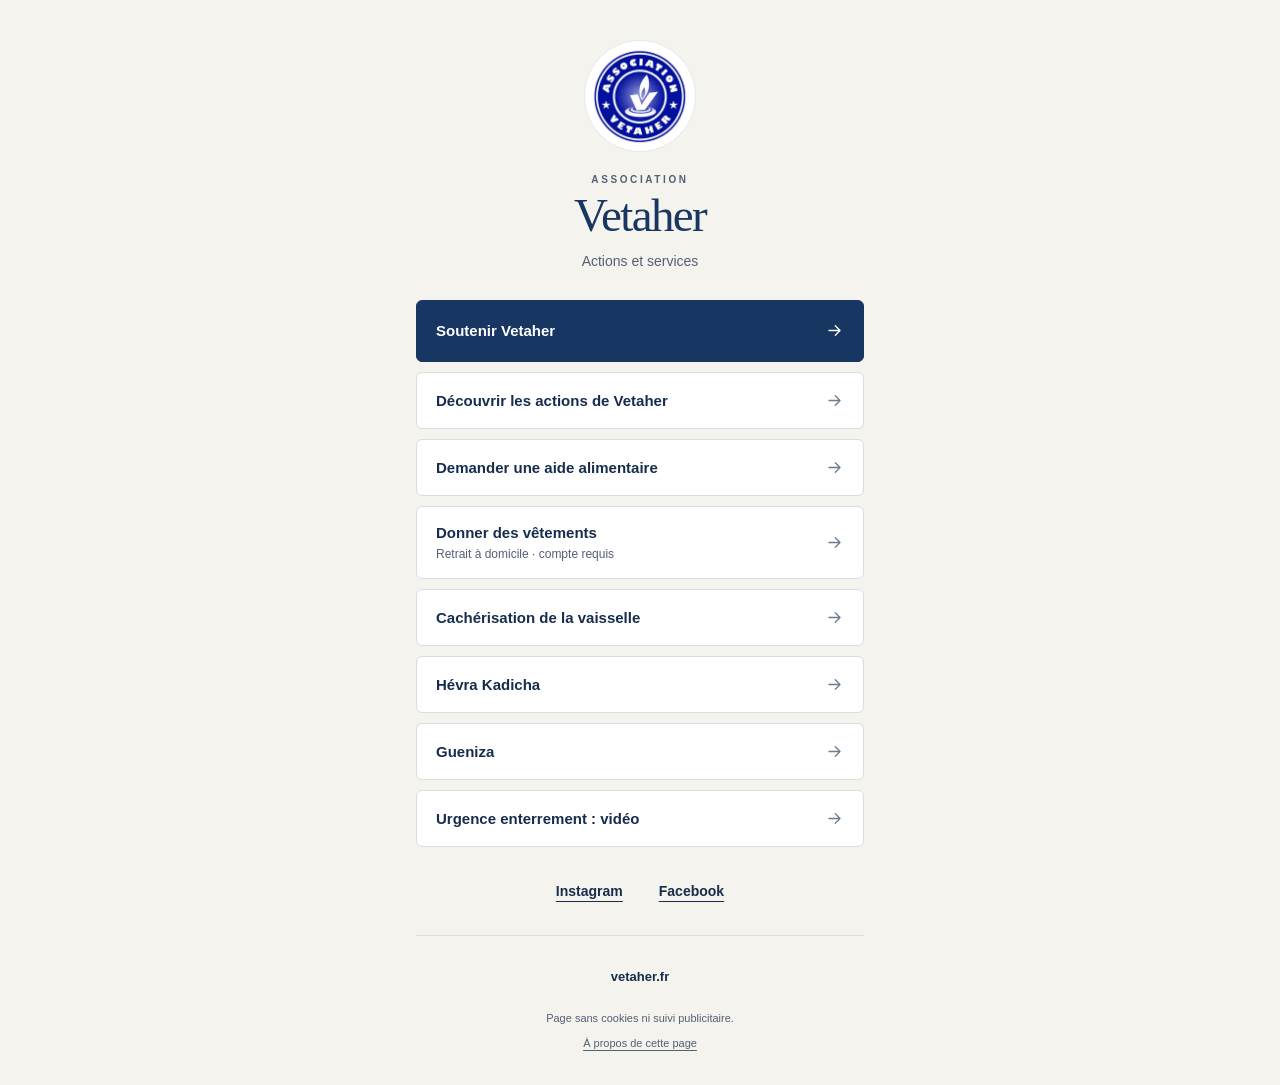
<file: public/index.html>
<!doctype html>
<html lang="fr" class="theme-light">
<head>
<meta charset="utf-8">
<meta name="viewport" content="width=device-width, initial-scale=1">
<meta name="robots" content="noindex, nofollow, noarchive">
<meta name="referrer" content="no-referrer">
<meta name="theme-color" content="#173661">
<meta http-equiv="Content-Security-Policy" content="default-src 'none'; style-src 'self'; img-src 'self'; font-src 'self'; script-src 'none'; connect-src 'none'; object-src 'none'; base-uri 'none'; form-action 'none'">
<title>Vetaher | Actions et services</title>
<meta name="description" content="Les liens de l’association Vetaher : actions, services, réseaux et soutien.">
<link rel="icon" type="image/png" href="assets/favicon.png">
<link rel="stylesheet" href="css/reset.css">
<link rel="stylesheet" href="css/littlelink.css">
<link rel="stylesheet" href="css/vetaher.css">
</head>
<body>
<a class="skip" href="#liens">Accéder aux liens</a>

<main class="container" id="contenu">
<header class="identity">
<img class="avatar avatar--none" src="assets/logo.png" alt="Logo de l’association Vetaher" width="112" height="112" fetchpriority="high">
<p class="eyebrow">ASSOCIATION</p>
<h1>Vetaher</h1>
<p class="intro">Actions et services</p>
</header>
<nav id="liens" aria-label="Actions et services de Vetaher">
<ul class="links"><li><a class="button link primary" data-link-id="soutenir" href="https://fondation.vetaher.fr/"><span class="link-copy"><span>Soutenir Vetaher</span></span><svg aria-hidden="true" viewBox="0 0 24 24" fill="none"><path d="M5 12h14m-6-6 6 6-6 6" stroke="currentColor" stroke-width="1.6" stroke-linecap="round" stroke-linejoin="round"/></svg></a></li><li><a class="button link" data-link-id="actions" href="https://www.vetaher.fr/a-propos/"><span class="link-copy"><span>Découvrir les actions de Vetaher</span></span><svg aria-hidden="true" viewBox="0 0 24 24" fill="none"><path d="M5 12h14m-6-6 6 6-6 6" stroke="currentColor" stroke-width="1.6" stroke-linecap="round" stroke-linejoin="round"/></svg></a></li><li><a class="button link" data-link-id="alimentaire" href="https://www.vetaher.fr/aide-alimentaire/"><span class="link-copy"><span>Demander une aide alimentaire</span></span><svg aria-hidden="true" viewBox="0 0 24 24" fill="none"><path d="M5 12h14m-6-6 6 6-6 6" stroke="currentColor" stroke-width="1.6" stroke-linecap="round" stroke-linejoin="round"/></svg></a></li><li><a class="button link" data-link-id="vetements" href="https://v.vetaher.fr/vestiaire"><span class="link-copy"><span>Donner des vêtements</span><small>Retrait à domicile · compte requis</small></span><svg aria-hidden="true" viewBox="0 0 24 24" fill="none"><path d="M5 12h14m-6-6 6 6-6 6" stroke="currentColor" stroke-width="1.6" stroke-linecap="round" stroke-linejoin="round"/></svg></a></li><li><a class="button link" data-link-id="cacherisation" href="https://www.vetaher.fr/cacherisation/"><span class="link-copy"><span>Cachérisation de la vaisselle</span></span><svg aria-hidden="true" viewBox="0 0 24 24" fill="none"><path d="M5 12h14m-6-6 6 6-6 6" stroke="currentColor" stroke-width="1.6" stroke-linecap="round" stroke-linejoin="round"/></svg></a></li><li><a class="button link" data-link-id="hevra" href="https://www.vetaher.fr/hevra-kadicha/"><span class="link-copy"><span>Hévra Kadicha</span></span><svg aria-hidden="true" viewBox="0 0 24 24" fill="none"><path d="M5 12h14m-6-6 6 6-6 6" stroke="currentColor" stroke-width="1.6" stroke-linecap="round" stroke-linejoin="round"/></svg></a></li><li><a class="button link" data-link-id="gueniza" href="https://www.vetaher.fr/gueniza/"><span class="link-copy"><span>Gueniza</span></span><svg aria-hidden="true" viewBox="0 0 24 24" fill="none"><path d="M5 12h14m-6-6 6 6-6 6" stroke="currentColor" stroke-width="1.6" stroke-linecap="round" stroke-linejoin="round"/></svg></a></li><li><a class="button link" data-link-id="video" href="https://www.youtube.com/watch?v=U7MdqAUSH9M"><span class="link-copy"><span>Urgence enterrement : vidéo</span></span><svg aria-hidden="true" viewBox="0 0 24 24" fill="none"><path d="M5 12h14m-6-6 6 6-6 6" stroke="currentColor" stroke-width="1.6" stroke-linecap="round" stroke-linejoin="round"/></svg></a></li></ul>
</nav>
<nav class="socials" aria-label="Réseaux sociaux de Vetaher"><a class="social" data-link-id="instagram" href="https://www.instagram.com/association_vetaher/">Instagram</a><a class="social" data-link-id="facebook" href="https://www.facebook.com/160210497713347">Facebook</a></nav>
<footer>
<a class="website" data-link-id="site" href="https://www.vetaher.fr/">vetaher.fr</a>
<p>Page sans cookies ni suivi publicitaire.</p>
<a class="credits" href="credits.html">À propos de cette page</a>
</footer>
</main>
</body>
</html>
</file>
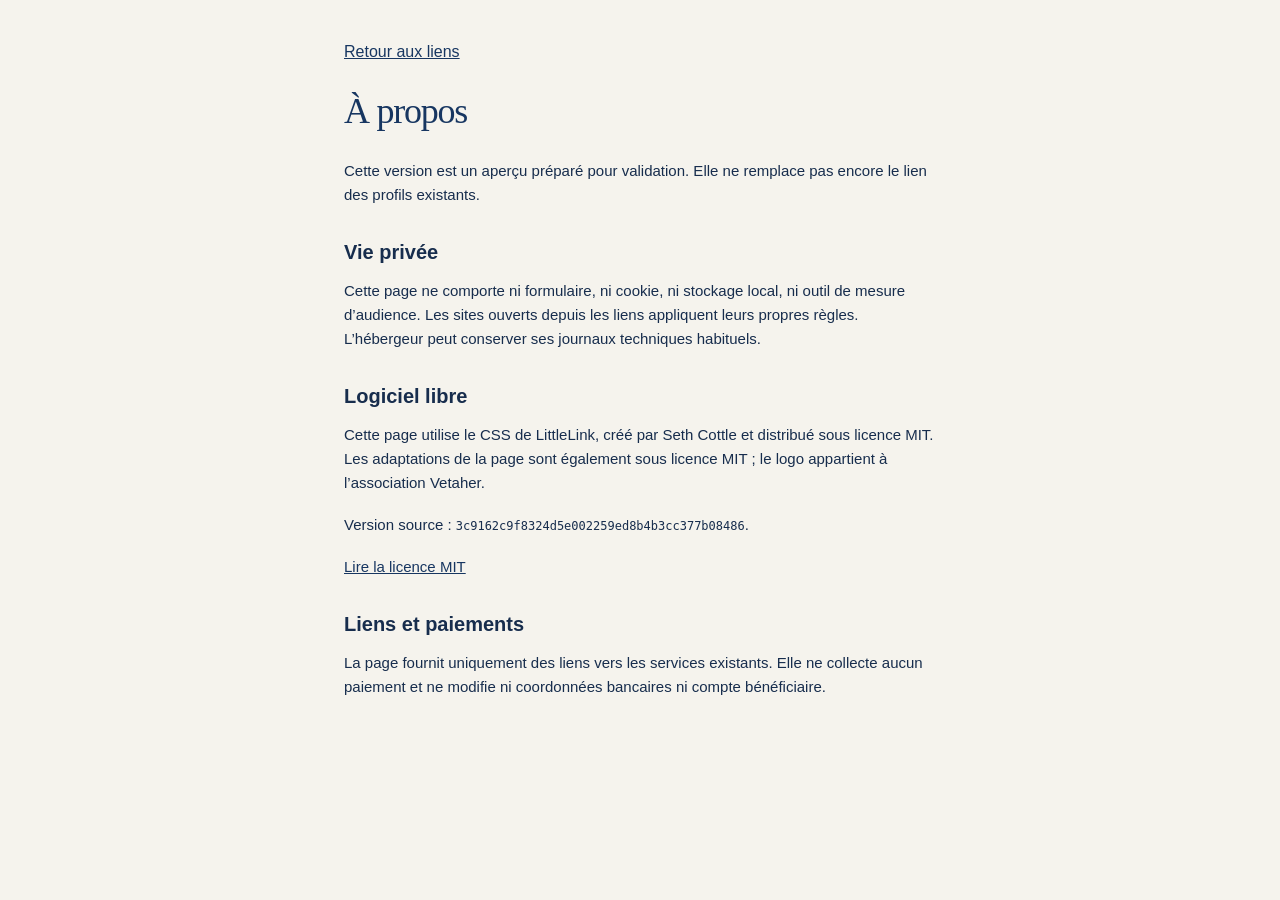
<file: public/credits.html>
<!doctype html><html lang="fr"><head><meta charset="utf-8"><meta name="viewport" content="width=device-width,initial-scale=1"><meta name="robots" content="noindex,nofollow"><title>À propos | Vetaher</title><link rel="stylesheet" href="css/reset.css"><link rel="stylesheet" href="css/littlelink.css"><link rel="stylesheet" href="css/vetaher.css"></head><body><main class="container legal"><a href="index.html">Retour aux liens</a><h1>À propos</h1><p>Cette version est un aperçu préparé pour validation. Elle ne remplace pas encore le lien des profils existants.</p><h2>Vie privée</h2><p>Cette page ne comporte ni formulaire, ni cookie, ni stockage local, ni outil de mesure d’audience. Les sites ouverts depuis les liens appliquent leurs propres règles. L’hébergeur peut conserver ses journaux techniques habituels.</p><h2>Logiciel libre</h2><p>Cette page utilise le CSS de LittleLink, créé par Seth Cottle et distribué sous licence MIT. Les adaptations de la page sont également sous licence MIT ; le logo appartient à l’association Vetaher.</p><p>Version source : <code>3c9162c9f8324d5e002259ed8b4b3cc377b08486</code>.</p><p><a href="LICENSE.txt">Lire la licence MIT</a></p><h2>Liens et paiements</h2><p>La page fournit uniquement des liens vers les services existants. Elle ne collecte aucun paiement et ne modifie ni coordonnées bancaires ni compte bénéficiaire.</p></main></body></html>
</file>
<file: public/css/littlelink.css>
/*
* LittleLink
* https://littlelink.io
* Free to use under the MIT license
* http://www.opensource.org/licenses/mit-license.php
*/

/* Grid
  –––––––––––––––––––––––––––––––––––––––––––––––––– */
  .container {
	position:relative;
	width:100%;
	max-width:37.5rem;     				/* 600px */
    text-align:center;
	margin:0 auto;
	padding:var(--spacing-xl) var(--spacing-m) 0 var(--spacing-m);
	box-sizing:border-box;
}
.container-left {
	position:relative;
	width:100%;
	max-width:37.5rem;
	text-align:left;
	margin:0 auto;
	padding:0 1.25rem;
	box-sizing:border-box;
}
.container-left p {
	margin-bottom: 1rem;  				/* 16px space between paragraphs */
  }
.column {
	width:100%;
	box-sizing:border-box;
}
/* For devices larger than 400px */
  @media (min-width:25rem) {            /* 400px */
    .container {
	width:85%;
}
}/* For devices larger than 550px */
  @media (min-width:34.375rem) {        /* 550px */
    .container {
	width:80%;
}
}

/* Base Styles
  –––––––––––––––––––––––––––––––––––––––––––––––––– */
  body {
	margin:0;
	padding:0;
	background-color:#ffffff;
	color:#1a1a1a;
	font-family:"Open Sans",system-ui;
    font-weight:400;
	line-height:1.6;
}

/* Base Typography Settings
–––––––––––––––––––––––––––––––––––––––––––––––––– */
/* Base size - 16px browser default */
:root {
  font-size:16px;           /* Using a 1.25 modular scale for typography */
  --scale-0:1rem;           /* 16px */
  --scale-1:1.25rem;        /* 20px */
  --scale-2:1.563rem;       /* 25px */
  --scale-3:1.953rem;       /* 31px */
  --scale-4:2.441rem;       /* 39px */
  --scale-5:3.052rem;       /* 49px */

  /* Spacing units */
  --spacing-xs:0.5rem;      /* 8px */
  --spacing-s:1rem;         /* 16px */
  --spacing-m:1.5rem;       /* 24px */
  --spacing-l:2rem;         /* 32px */
  --spacing-xl:3rem;        /* 48px */
  --spacing-xxl:4rem;       /* 64px */
}

/* Avatar */
.avatar {
	width: 8rem;             /* 128px */
	height: 8rem;
	border-radius: 50%;
	object-fit: cover;
	background-position: center;
	margin-bottom: var(--spacing-l);
	margin-left: auto;
	margin-right: auto;
	display: block;
  }

/* Typography Scale */
h1 {
	margin:0 0 var(--spacing-m) 0;
	font-size:var(--scale-5);           /* ~49px */
  	font-weight:800;
	line-height:1.1;
	letter-spacing:-0.02em;
	word-wrap:break-word;
	overflow-wrap:break-word;
	hyphens:auto;           /* Delete this to remove automatic hyphen on line break */
}
body {
	font-size:var(--scale-1);           /* 20px */
  	line-height:1.6;
}
.container p {
	margin:0 0 var(--spacing-xl) 0;
	font-size:var(--scale-1);
	line-height:1.6;
}

/* Footer */
footer {
	margin:var(--spacing-xxl) 0;            /* 4rem (64px) top and bottom */
    font-size:var(--scale-0);
}

/* Responsive adjustments */
@media (max-width:34.375rem) {              /* 550px */
  h1 {
	font-size:2rem;
}
body {
	font-size:var(--scale-0);
}
.container p {
	font-size:var(--scale-0);
}
.avatar {
	margin-bottom:var(--spacing-m);
}
footer {
	margin:var(--spacing-xl) 0;         	/* 3rem (48px) top and bottom */
}
}

/* Links
  –––––––––––––––––––––––––––––––––––––––––––––––––– */
  a {
	color:#2457F5;
	text-decoration:underline;
}
a:hover {
	color:#083BDA;
}

/* Buttons
–––––––––––––––––––––––––––––––––––––––––––––––––– */
.button,button {
	display:inline-flex;
	align-items:center;
	justify-content:center;
	width:18.75rem;             	/* 300px */
 	min-height:3rem;                /* 48px */
  	padding:0.75rem 1rem;         	/* 12px ; 16px */
  	font-size:1.125rem;           	/* 18px */
  	font-weight:700;
	text-decoration:none;
	white-space:normal;
  	background-color:var(--button-background,transparent);
	color:var(--button-text,#000000);
	border:var(--button-border,none);
	border-radius:0.5rem;
	cursor:pointer;
	box-sizing:border-box;
	hyphens:auto;               	/* Delete this to remove automatic hyphen on line break */
  	margin-bottom:1rem;
	text-align:center;
	line-height:1.3;
}

/* Icons
–––––––––––––––––––––––––––––––––––––––––––––––––– */
.icon {
	width:1.25rem;
	height:1.25rem;
	margin-right:0.5rem;
	flex-shrink:0;
}

/* Avatar Modifiers
  –––––––––––––––––––––––––––––––––––––––––––––––––– */
   /* Modifier for no avatar rounding */
   .avatar--none {
	border-radius: 0%;
  }

  /* Modifier for rounded avatar */
  .avatar--rounded {
	border-radius: 50%;
  }

  /* Modifier for slightly rounded corners */
  .avatar--soft {
	border-radius: 0.5rem;   /* 8px rounded corners */
  }

/* Theme System
  –––––––––––––––––––––––––––––––––––––––––––––––––– */
/* Light theme is default above */

/* Light theme (forced) */
:root.theme-light {
	color-scheme:light;
}

/* Dark theme */
:root.theme-dark {
	color-scheme:dark;
}
:root.theme-dark :focus-visible {
	outline: 2px solid #4899F7;
	outline-offset: 2px;
  }
:root.theme-dark body {
	background-color:#121212;
	color:#ffffff;
}
:root.theme-dark a:not(.button) {
	color:#4899F7;
}
:root.theme-dark a:not(.button):hover {
	color:#7AB8FF;
}

/* Auto theme */
:root.theme-auto {
	color-scheme:light dark;
}
@media (prefers-color-scheme:dark) {
	:root.theme-auto body {
	background-color:#121212;
	color:#ffffff;
}
:root.theme-auto :focus-visible {
    outline: 2px solid #4899F7;
    outline-offset: 2px;
  }
:root.theme-auto a:not(.button) {
	color:#4899F7;
}
:root.theme-auto a:not(.button):hover {
	color:#7AB8FF;
}
}

/* Button Text Color Override
    –––––––––––––––––––––––––––––––––––––––––––––––––– */
    .button:hover,button:hover {
	color:var(--button-text,#000000);
}

/* Privacy Page Styles
  –––––––––––––––––––––––––––––––––––––––––––––––––– */
.container-left nav {
	margin:var(--spacing-l) 0;
	text-align:left;
}
section {
	margin:var(--spacing-xl) 0;
	text-align:left;
}
h2 {
	font-size:var(--scale-3);
	font-weight:700;
	margin-bottom:var(--spacing-m);
}
h3 {
	font-size:var(--scale-2);
	font-weight:600;
	margin:var(--spacing-l) 0 var(--spacing-s) 0;
}
ul {
	list-style:none;
	padding:0;
	margin:0 0 var(--spacing-m) 0;
}
ul li {
	margin-bottom:var(--spacing-xs);
}

/* Privacy page specific responsive adjustments */
  @media (max-width:34.375rem) {
	h2 {
	font-size:var(--scale-2);
	}
	h3 {
	font-size:var(--scale-1);
	}
	section {
	margin:var(--spacing-l) 0;
	}
}
</file>
<file: public/css/vetaher.css>
/* Vetaher adaptation of LittleLink; MIT. No third-party requests. */
:root{--ink:#172d4d;--navy:#173661;--paper:#f5f3ed;--line:#d8dedf;--muted:#526075;--spacing-m:1.5rem;color-scheme:light}
html{background:var(--paper);scroll-behavior:auto}
body{background:var(--paper);color:var(--ink);font-family:Arial,Helvetica,sans-serif;font-size:16px;line-height:1.5}
.preview-notice{padding:9px 16px;text-align:center;color:#5a5139;background:#eee9dc;border-bottom:1px solid #ded7c5;font-size:11px;line-height:1.5}
.container{width:100%;max-width:496px;margin:0 auto;padding:28px 24px 20px;text-align:center}
.identity{margin:0 0 24px}
.avatar{width:112px;height:112px;object-fit:contain;margin:0 auto 16px;border-radius:50%;background:#fff;border:1px solid #e0e5e8}
.container .eyebrow{font-size:10px;font-weight:700;letter-spacing:.26em;margin:0 0 2px;color:var(--muted)}
h1{font-family:Georgia,"Times New Roman",serif;font-weight:400;font-size:47px;line-height:1.08;letter-spacing:-.035em;margin:0 0 10px;color:var(--navy);hyphens:none}
.container .intro{font-size:14px;line-height:1.5;color:var(--muted);margin:0}
.links{display:grid;gap:10px;margin:0;padding:0;list-style:none}
.links li{margin:0}
a.button.link{width:100%;min-height:57px;display:flex;align-items:center;justify-content:space-between;gap:16px;margin:0;padding:15px 19px;color:var(--ink);background:#fff;border:1px solid var(--line);border-radius:6px;text-decoration:none;text-align:left;font-weight:600;font-size:15px;line-height:1.4;hyphens:none;transition:background-color .15s,border-color .15s}
.link span{flex:1;min-width:0}
.link-copy{display:flex;flex-direction:column;gap:3px}
.link-copy small{font-size:12px;font-weight:400;line-height:1.4;color:var(--muted)}
.link svg{width:19px;height:19px;flex:0 0 19px;color:#6c7b8e}
a.button.link:hover{background:#eef2f5;border-color:#9caebc;color:var(--ink)}
a.button.link.primary{color:#fff;background:var(--navy);border-color:var(--navy);font-weight:700;min-height:62px}
a.button.link.primary svg{color:#fff}
a.button.link.primary:hover{background:#102747;border-color:#102747;color:#fff}
.socials{display:flex;justify-content:center;gap:28px;margin:23px 0 0}
a.social{font-size:14px;font-weight:600;line-height:1.5;padding:11px 4px;min-height:44px;color:var(--ink);text-decoration:underline;text-decoration-thickness:1px;text-underline-offset:5px}
footer{margin:21px 0 0;padding:20px 0 4px;border-top:1px solid var(--line);font-size:11px;line-height:1.6;color:var(--muted)}
footer .website{display:inline-flex;align-items:center;min-height:44px;font-size:13px;font-weight:600;color:var(--ink);text-decoration:none}
footer p{font-size:11px!important;margin:10px 0 0!important;color:var(--muted)}
footer .credits{display:inline-block;padding:8px;color:var(--muted);font-size:11px;text-decoration:underline;text-underline-offset:3px}
:focus-visible{outline:3px solid #986b12!important;outline-offset:4px!important}
.skip{position:fixed;top:-150px;left:12px;background:#fff;color:var(--navy);padding:12px 18px;z-index:10;font-size:16px}
.skip:focus{top:12px}
.legal{text-align:left;padding-top:44px;max-width:640px}
.legal h1{font-size:36px;margin:28px 0}
.legal h2{font-size:20px;margin:30px 0 12px}
.container.legal p{font-size:15px;margin:0 0 18px;color:var(--ink)}
.legal code{font-size:12px;overflow-wrap:anywhere}
.legal a{color:var(--navy)}
@media(min-width:800px){.container{padding-top:40px}.identity{margin-bottom:28px}.avatar{margin-bottom:20px}.preview-notice{font-size:12px}}
@media(max-width:360px){.container{padding:24px 17px 18px}.avatar{width:96px;height:96px;margin-bottom:14px}h1{font-size:43px}.identity{margin-bottom:22px}a.button.link{padding:14px 16px;font-size:14px;min-height:55px}.preview-notice{font-size:10px}}
@media(prefers-reduced-motion:reduce){*{transition:none!important;scroll-behavior:auto!important}}
</file>
